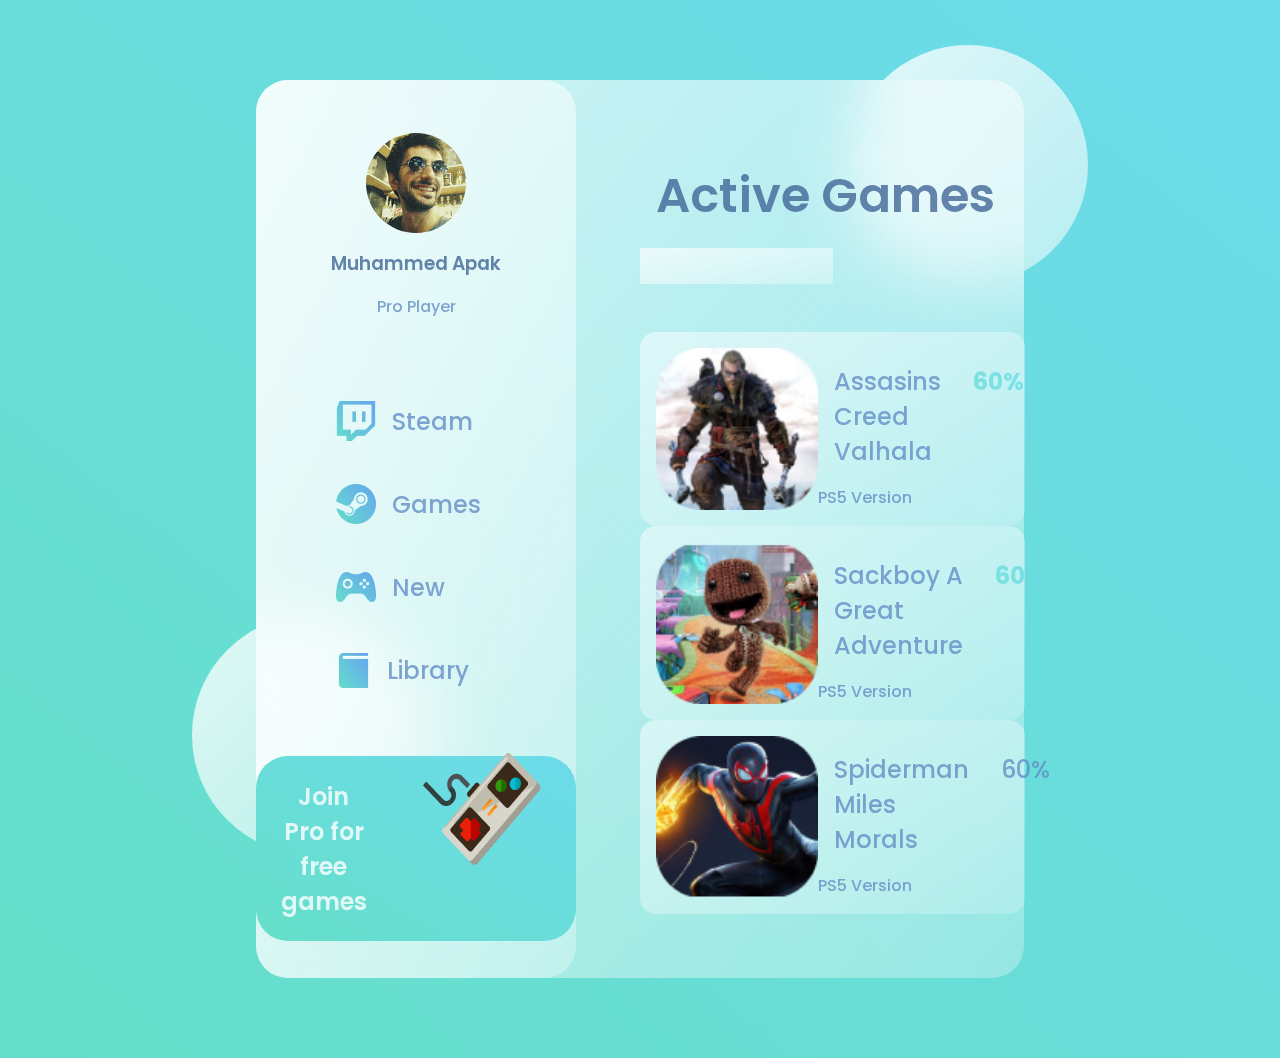
<file: css101/glass.html>
<!DOCTYPE html>

<head>
    <meta charset="UTF-8">
    <meta name="viewport" content="width=device-width, initial-scale=1.0">
    <title>Glass WebPage</title>
    <link rel="preconnect" href="https://fonts.gstatic.com">
<link href="https://fonts.googleapis.com/css2?family=Poppins:wght@400;500;700&display=swap" rel="stylesheet">
    <link rel="stylesheet" href="glass.css">
</head>
<body>

    <main>
  <section class="glass">
      <div class="dashboard">
          <div class="user">
             <div class="imgcontainer"><img src="./imgprofile.jpg" alt=""></div> 
              <h3> Muhammed Apak</h3>
              <p> Pro Player</p>
          </div>
          <div class="links">
            <div class="link">
                <img src="./twitch.png" alt="">
                <h2>Steam</h2>
            </div>
            <div class="link">
                <img src="./steam.png" alt="">
                <h2>Games</h2>
            </div>
            <div class="link">
                <img src="./upcoming.png" alt="">
                <h2>New</h2>
            </div>
            <div class="link">
                <img src="./library.png" alt="">
                <h2>Library</h2>
            </div>

          </div>
          <div class="pro">
            <h2>Join Pro for free games</h2>
            <img src="./controller.png" alt="">

          </div>
      </div>


      <div class="games">
<div class="status">
    <h1>Active Games</h1>
    <input type="text">

</div>
<div class="cards">
<img src="./assassins.png" alt="">
<div class="card-info">
    <h2> Assasins Creed Valhala</h2>
    <p> PS5 Version</p>

    <div class="progress"></div>
</div>

<h2 class="percentage"> 60%</h2>

</div>
<div class="cards">
    <img src="./sackboy.png" alt="">
    <div class="card-info">
        <h2> Sackboy A Great Adventure</h2>
        <p> PS5 Version</p>
    
        <div class="progress"></div>
    </div>
    
    <h2 class="percentage"> 60%</h2>
    
    </div>
    <div class="cards">
        <img src="./spiderman.png" alt="">
        <div class="card-info">
            <h2> Spiderman Miles Morals</h2>
            <p> PS5 Version</p>
        
            <div class="progress"></div>
        </div>  
        
        <h2 class="Precentage"> 60%</h2>
        
        </div>

      </div>

  </section>
    </main>
    
    <div class="circle1"></div>
    <div class="circle2"></div>
</body>
</html>
</file>
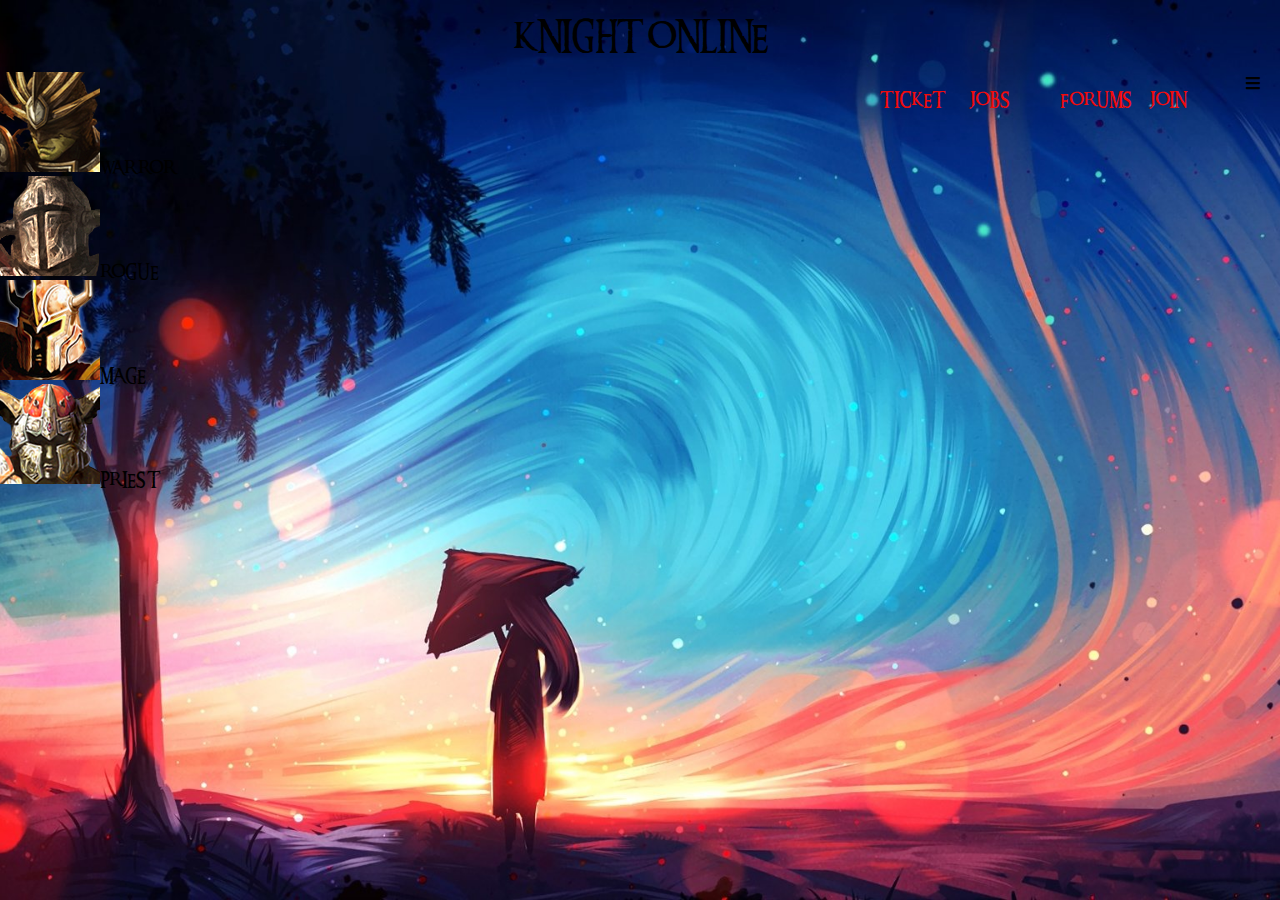
<file: css101/ko.html>
<!DOCTYPE html>
<head>
    <meta charset="UTF-8">
    <meta name="viewport" content="width=device-width, initial-scale=1.0">
    <title>KNIGHT ONLINE</title>
    <link rel="stylesheet" href="./reset-css.css" />
    <link rel="stylesheet" href="./ko.css">
    <link rel="stylesheet"
    href="https://cdnjs.cloudflare.com/ajax/libs/font-awesome/5.15.2/css/all.min.css"
    />

</head>
<body>
    
     <div class="top"> KNIGHT ONLINE
    </div>
    
    <div><a href="in-menu">JOIN</a>
   <a href="in-menu">FORUMS</a>
   <a href="in-menu">JOBS</a>
   <a href="in-menu">TICKET</a>
   <i id= asd class="fas fa-bars"></i></div>
  <div class="img-left"> 
<img src="./icon_06.png" alt="">WARROR<br>
<img src="./icon_07.png" alt="">ROGUE<br>
<img src="./icon_08.png" alt="">MAGE<br>
<img src="./icon_10.png" alt="">PRIEST<br>


</div>
</body>
</html>
</file>
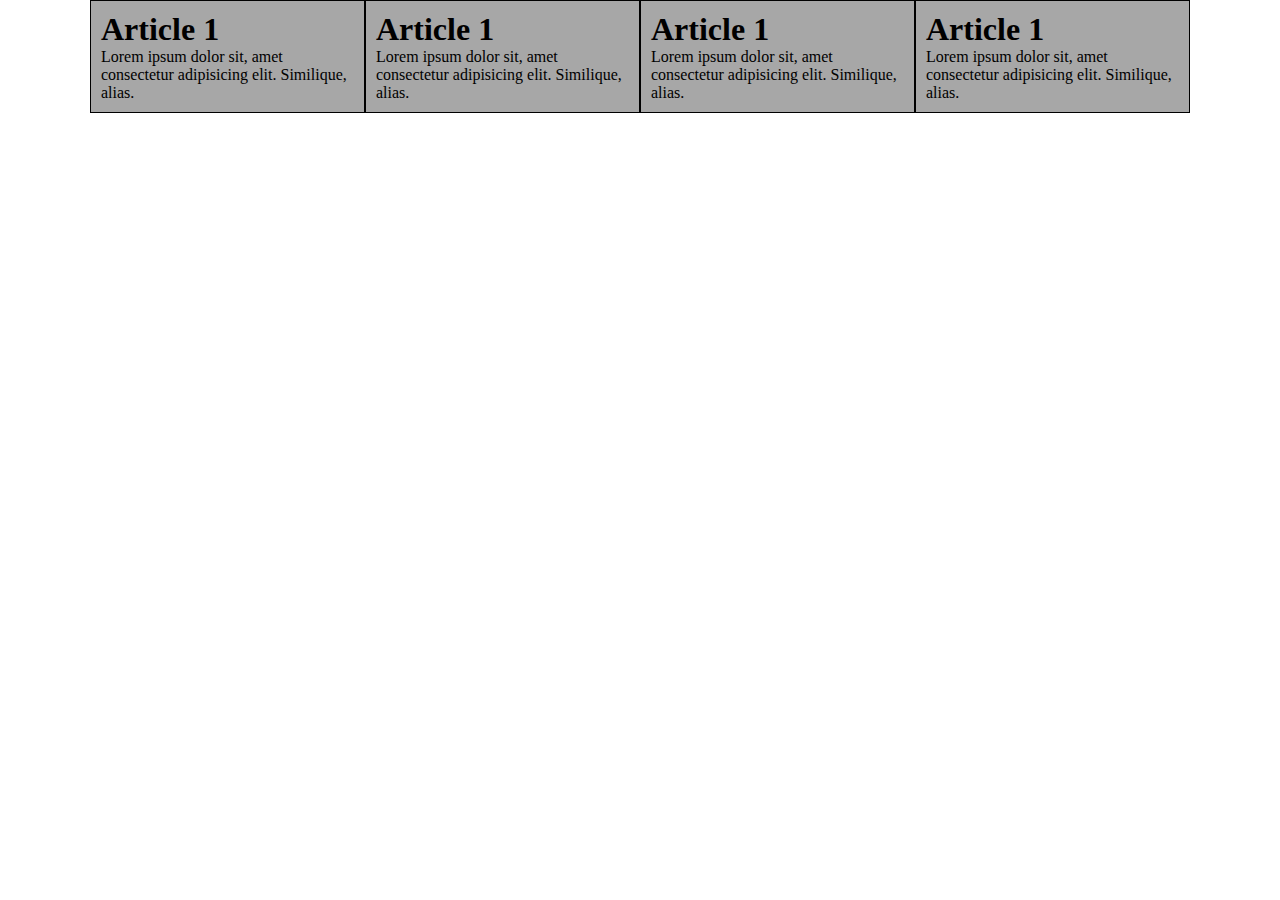
<file: css101/try.html>
<!DOCTYPE html>
<html>
  <head>
    <meta charset="UTF-8" />

    <meta name="viewport" content="width=device-width, initial-scale=1.0" />
    <title>Document</title>
    <link rel="stylesheet" href="try.css" />
  </head>
  <body>
    <div class="container">
      <div class="box">
        <h1> Article 1</h1>
        <p>
          Lorem ipsum dolor sit, amet consectetur adipisicing elit. Similique,
          alias.
        </p>
      </div>

      <div class="box">
        <h1> Article 1</h1>
        <p>
          Lorem ipsum dolor sit, amet consectetur adipisicing elit. Similique,
          alias.
        </p>
      </div>
      <div class="box">
        <h1> Article 1</h1>
        <p>
          Lorem ipsum dolor sit, amet consectetur adipisicing elit. Similique,
          alias.
        </p>
      </div>
      <div class="box">
        <h1> Article 1</h1>
        <p>
          Lorem ipsum dolor sit, amet consectetur adipisicing elit. Similique,
          alias.
        </p>
      </div>
    </div>
  </body>
</html>
</file>
<file: css101/glass.css>
* {
  margin: 0;
  padding: 0;
  box-sizing: border-box;
  font-family: "Poppins", sans-serif;
}

h1,
h2,
h3 {
  padding: 1rem;
}

h1 {
  color: #426696;
  font-weight: 600;
  font-size: 3rem;
  opacity: 0.8;
}
h2,
p {
  color: #658ec6;
  font-weight: 500;
  opacity: 0.8;
}

h3 {
  color: #426696;
  font-weight: 600;
  opacity: 0.8;
}
main {
  font-family: "Times New Roman", Times, serif;
  min-height: 100vh;
  background: linear-gradient(to right top, #65dfc9, #6cdbeb);
  display: flex;
  align-items: center;
  justify-content: center;
}

.glass {
  margin: 5rem;
  background: white;
  min-height: 80vh;
  width: 60%;
  background: linear-gradient(
    to right bottom,
    rgba(255, 255, 255, 0.7),
    rgba(255, 255, 255, 0.3)
  );
  border-radius: 2rem;
  z-index: 2;
  backdrop-filter: blur(2rem);
  display: flex;
}

.circle1,
.circle2 {
  background: white;
  background: linear-gradient(
    to right bottom,
    rgba(255, 255, 255, 0.8),
    rgba(255, 255, 255, 0.5)
  );

  height: 15rem;
  width: 15rem;
  position: absolute;

  border-radius: 50%;
}

.circle1 {
  top: 5%;
  right: 15%;
}

.circle2 {
  bottom: 5%;
  left: 15%;
}

.dashboard {
  flex: 1;
  display: flex;
  flex-direction: column;
  align-items: center;
  justify-content: space-evenly;
  text-align: center;
  background: linear-gradient(
    to right bottom,
    rgba(255, 255, 255, 0.7),
    rgba(255, 255, 255, 0.3)
  );
  border-radius: 2rem;
}
.links {
}
.link {
  display: flex;
  margin: 1rem 0rem;

  align-items: center;
}

.link .h2 {
  padding: 0rem 2rem;
}

.games {
  flex: 2;
}

.pro {
  background: linear-gradient(to right top, #65dfc9, #6cdbeb);

  border-radius: 2rem;
  color: white;
  padding: 0.4rem;
  position: relative;
  width: 20rem;
}

.pro img {
  position: absolute;
  top: -20%;
  right: 10%;
}

.pro h2 {
  width: 40%;
  color: white;
  font-weight: 600;
}

/*games */

.status {
  margin-bottom: 3rem;
}

.status input {
  background: linear-gradient(
    to right bottom,
    rgba(255, 255, 255, 0.7),
    rgba(255, 255, 255, 0.3)
  );

  border: none;
  width: 50%;
  padding: 0.5rem;
}

.games {
  margin: 4rem;
  display: flex;
  flex-direction: column;
  justify-content: space-evenly;
}

.cards {
  display: flex;
  background: linear-gradient(
    to left top,
    rgba(255, 255, 255, 0.2),
    rgba(255, 255, 255, 0.5)
  );
  border-radius: 1rem;
  margin: 2rem rem;
  padding: 1rem;
  box-shadow: 6px, 6px 20px rgba(122, 122, 122, 0.2);
  justify-content: space-between;
}

.progress {
  background: linear-gradient(to right top, #65dfc9, #6cdbeb);

  width: 100%;
  height: 25%;
  border-radius: 3rem;
  position: relative;
}

.progress::after {
  content: "";
  width: 50%;
  height: 100%;
  background: rgba(236, 236, 236);
  position: absolute;
  left: 60%;
  border-top-right-radius: 1rem;
  border-bottom-right-radius: 1rem;
}

.card-info {
  display: flex;
  flex-direction: column;
  justify-content: space-between;
}

.percentage {
  font-weight: bold;
  background: linear-gradient(to right top, #65dfc9, #6cdbeb);
  -webkit-background-clip: text;
  -webkit-text-fill-color: transparent;
}

.imgcontainer {
  border-radius: 50%;

  width: 100px;
  height: 100px;
  display: flex;
  position: relative;
  overflow: hidden;
  align-items: center;
}

.imgcontainer img {
  position: absolute;
}

.user {
  display: flex;
  flex-direction: column;
  align-items: center;
  padding: 1rem 0rem;
}
</file>
<file: css101/ko.css>
@font-face {
font-family: ringbearer;
src: url(ringbearer.TTF)

}
.top {
  text-align: center;
  display: block;
  padding: 20px;
  font-size: 200%;
  font-family: ringbearer;
  
}

#asd {
  position: absolute;
  right: 20px;
  top: 75px;
}

a {
  position: relative;
  right: 60px;
  text-decoration: none;
  float: right;
  width: 50px;
  height: 50px;
  border: 5px;
  padding: 20px;
  color: rgb(241, 11, 11);
  
}


body {
  background: url(./thumb-1920-926492.jpg) no-repeat center center fixed;

  background-size: cover;
  font-family: ringbearer;
}
</file>
<file: css101/try.css>
* {

margin: 0 auto;
padding: 0;
box-sizing: border-box;

}

.container{
max-width: 1100px;
margin: 0 auto;
  display: flex;
  flex-wrap: wrap;
  
}

.box {

  border: 1px solid black;
  background: #a7a7a7;
  padding: 10px;
  width: 25%;
  


}



@media (max-width: 768px ) {
.box {

  width: 50%;

}

@media (max-width: 500px ) {
.box { width: 100%;
}
 

  
}
</file>
